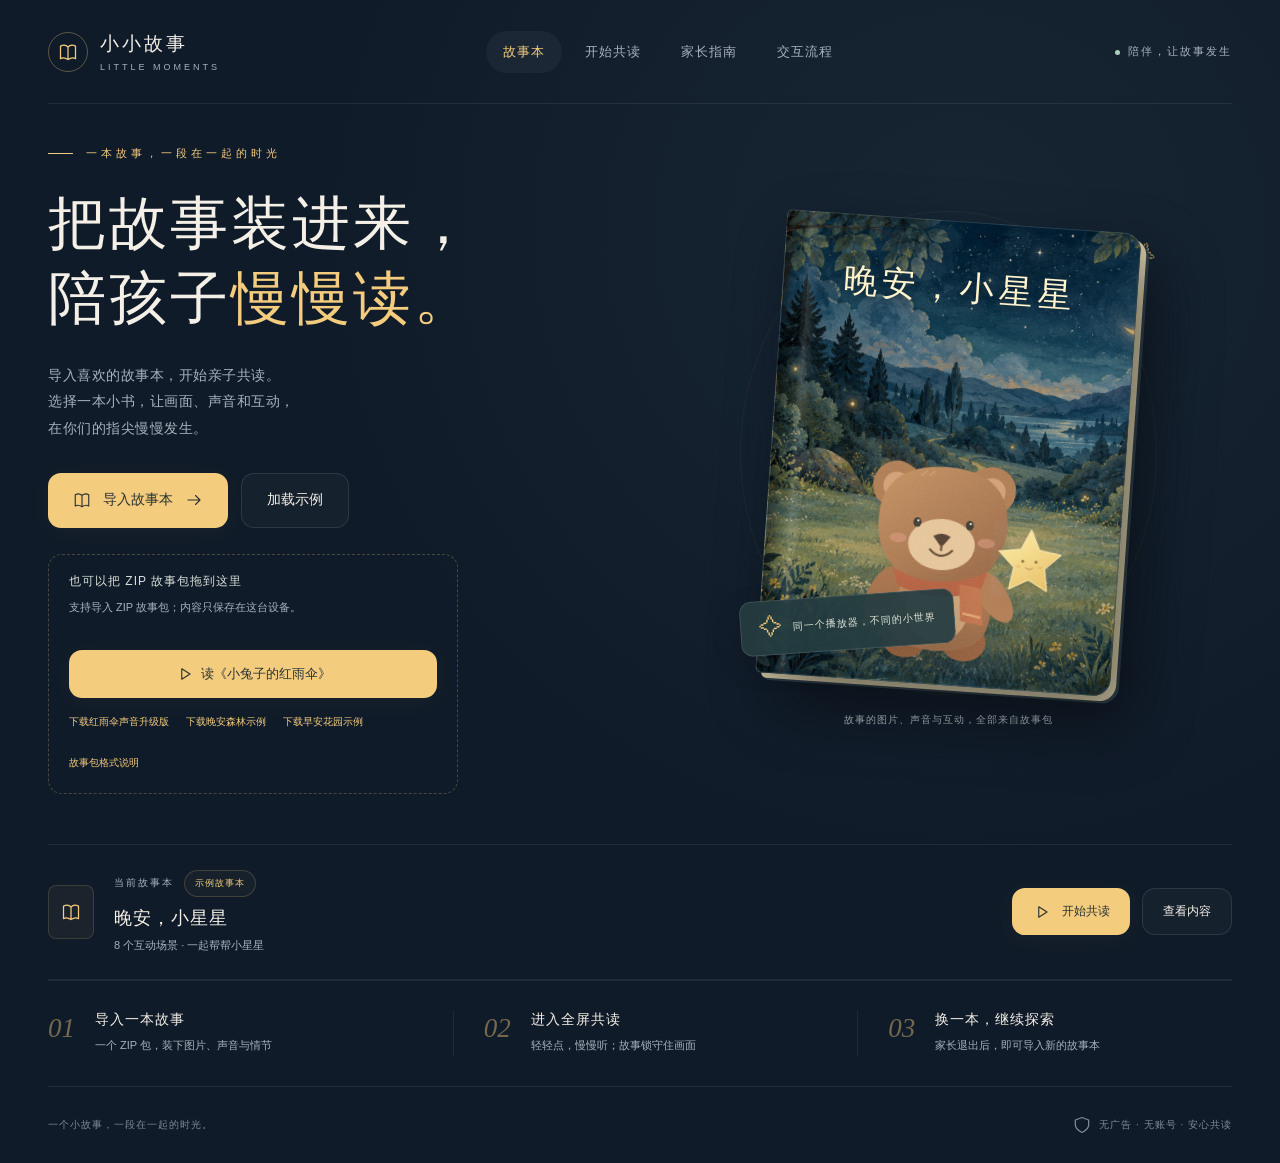
<file: index.html>
<!DOCTYPE html>
<html lang="zh-CN"><head><meta charset="UTF-8"><meta name="viewport" content="width=device-width, initial-scale=1"><meta name="theme-color" content="#101b29"><meta name="description" content="小小故事：亲子互动绘本前端交互原型"><title>故事本播放器 · 小小故事</title><link rel="icon" type="image/svg+xml" href="assets/favicon.svg"><link rel="stylesheet" href="assets/style.css"><link rel="stylesheet" href="assets/story-lock.css"><link rel="stylesheet" href="assets/book-import.css?v=20261022-rabbit"><script src="assets/vendor/fflate-0.8.3.js" defer></script><script src="assets/story-codec.js" defer></script><script src="assets/story-package.js" defer></script><script src="assets/book-ui.js?v=20261022-rabbit" defer></script><script src="assets/story-lock.js" defer></script><link rel="stylesheet" href="assets/story-scene-v2.css"><script src="assets/story-scene-v2.js" defer></script><script src="assets/app.js" defer></script></head><body><div class="shell"><header class="site-header"><a class="brand" href="index.html" aria-label="小小故事，回到封面"><span class="brand-mark" data-icon="book"></span><span class="brand-name">小小故事<small>LITTLE MOMENTS</small></span></a><nav class="site-nav" data-prototype-nav aria-label="功能导航"><a href="index.html" data-preserve="index.html" aria-current="page">故事本</a><a href="read.html" data-preserve="read.html">开始共读</a><a href="parents.html" data-preserve="parents.html">家长指南</a><a href="flows.html" data-preserve="flows.html">交互流程</a></nav><span class="edition"><i class="dot"></i>陪伴，让故事发生</span></header><main>
<section class="hero import-hero"><div class="hero-copy"><div class="eyebrow">一本故事，一段在一起的时光</div><h1 class="serif">把故事装进来，<br>陪孩子<em>慢慢读。</em></h1><p class="hero-description">导入喜欢的故事本，开始亲子共读。<br>选择一本小书，让画面、声音和互动，<br>在你们的指尖慢慢发生。</p><div class="hero-actions"><button class="btn btn-primary" data-import-book><i data-icon="book"></i>导入故事本<i data-icon="arrow"></i></button><button class="btn btn-secondary" id="load-demo">加载示例</button></div><section class="import-zone" id="import-zone" aria-label="导入故事本" aria-busy="false"><h2>也可以把 ZIP 故事包拖到这里</h2><p id="import-status" role="status" aria-live="polite">正在打开当前故事本……</p><div class="builtin-books"><button class="btn btn-primary" id="load-rabbit"><i data-icon="play"></i>读《小兔子的红雨伞》</button></div><div class="package-links"><a href="storybooks/samples/rabbit-red-umbrella-audio-v3.zip" download="小兔子的红雨伞-声音升级版.zip">下载红雨伞声音升级版</a><a href="storybooks/samples/moon-star.zip" download="晚安小星星.zip">下载晚安森林示例</a><a href="storybooks/samples/garden-morning.zip" download="小花的早安.zip">下载早安花园示例</a><a href="STORYBOOK-FORMAT.md">故事包格式说明</a></div></section><input id="book-file" type="file" accept=".zip,application/zip" aria-label="选择 ZIP 故事本"></div>
<div class="book-preview-wrap"><div class="book-area"><div class="orbit"></div><span class="floating-star" aria-hidden="true">✧</span><a class="book" data-book-read href="read.html" data-preserve="read.html" aria-label="打开当前故事本"><div class="book-background" data-book-background></div><div class="book-title serif" data-book-field="title">导入你的<br>小小故事</div><div class="book-cover-layers" data-book-cover-layers></div></a><div class="book-note"><span class="mini-star">✧</span><span>同一个播放器，不同的小世界</span></div></div><p class="book-caption">故事的图片、声音与互动，全部来自故事包</p></div></section>
<section class="current-book-bar" id="book-ready" hidden><div class="current-book-meta"><span class="meta-symbol" data-icon="book"></span><div><div class="book-status-heading"><small>当前故事本</small><span class="status-pill" data-book-source>尚未导入</span></div><h2 data-book-field="title"></h2><p><span data-book-pages>—</span> 个互动场景 · <span data-book-field="goal"></span></p></div></div><div class="current-book-actions"><a class="btn btn-primary" data-book-read id="start-story" href="read.html"><i data-icon="play"></i>开始共读</a><a class="btn btn-secondary" href="parents.html" data-preserve="parents.html">查看内容</a></div></section>
<section class="how-strip" aria-label="三个小步骤"><div class="how-step"><span class="step-number">01</span><div><h3>导入一本故事</h3><p>一个 ZIP 包，装下图片、声音与情节</p></div></div><div class="how-step"><span class="step-number">02</span><div><h3>进入全屏共读</h3><p>轻轻点，慢慢听；故事锁守住画面</p></div></div><div class="how-step"><span class="step-number">03</span><div><h3>换一本，继续探索</h3><p>家长退出后，即可导入新的故事本</p></div></div></section></main><footer class="site-footer"><span>一个小故事，一段在一起的时光。</span><span><i data-icon="shield"></i>无广告 · 无账号 · 安心共读</span></footer></div><div class="toast" id="toast" role="status" hidden></div></body></html>
</file>
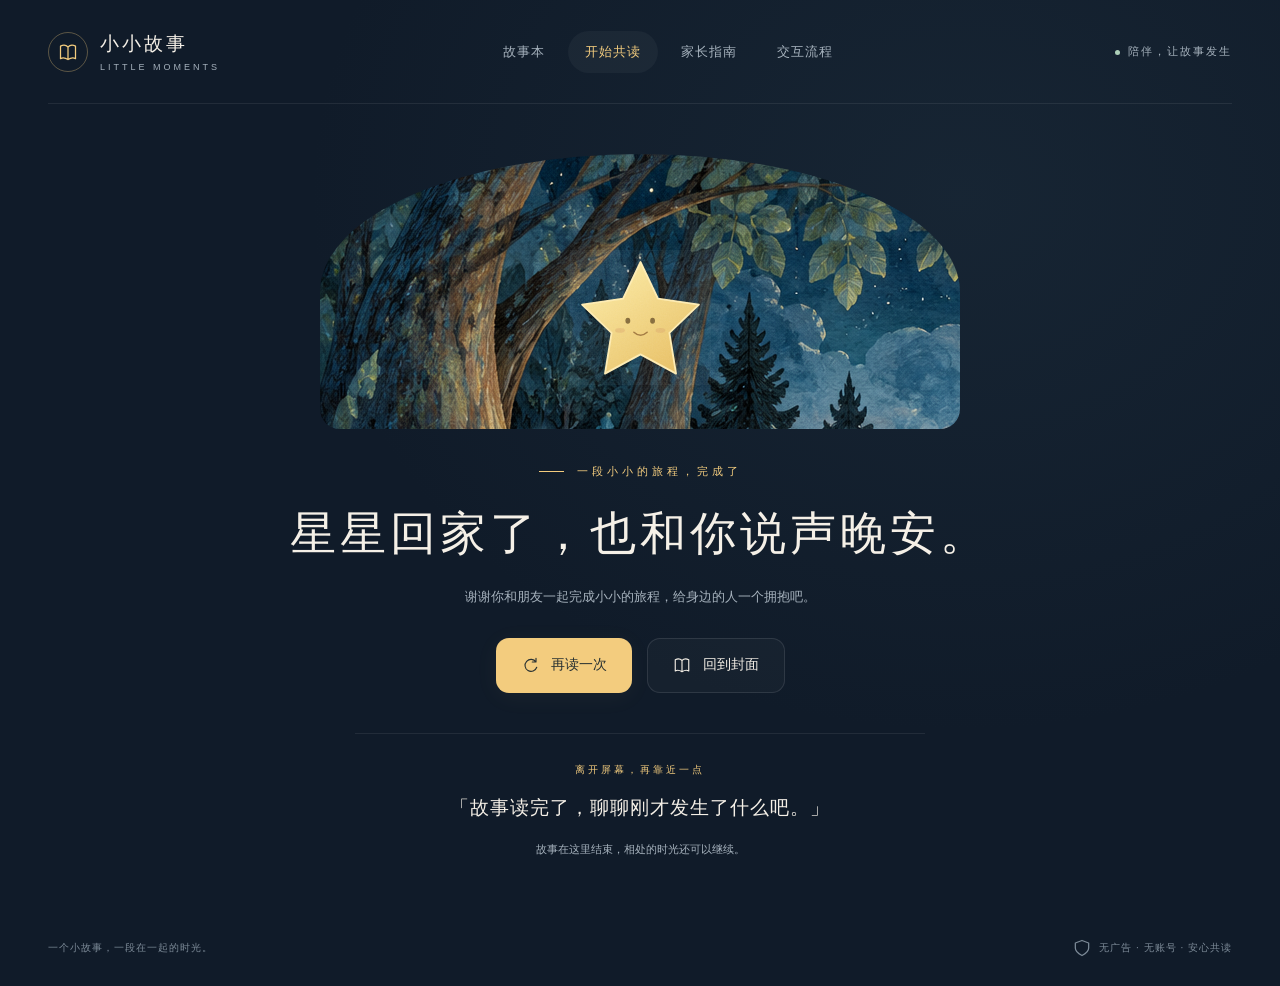
<file: end.html>
<!DOCTYPE html>
<html lang="zh-CN"><head><meta charset="UTF-8"><meta name="viewport" content="width=device-width, initial-scale=1"><meta name="theme-color" content="#101b29"><meta name="description" content="小小故事：亲子互动绘本前端交互原型"><title>故事读完了 · 小小故事</title><link rel="icon" type="image/svg+xml" href="assets/favicon.svg"><link rel="stylesheet" href="assets/style.css"><link rel="stylesheet" href="assets/story-lock.css"><link rel="stylesheet" href="assets/book-import.css?v=20261022-rabbit"><script src="assets/vendor/fflate-0.8.3.js" defer></script><script src="assets/story-codec.js" defer></script><script src="assets/story-package.js" defer></script><script src="assets/book-ui.js?v=20261022-rabbit" defer></script><script src="assets/story-lock.js" defer></script><link rel="stylesheet" href="assets/story-scene-v2.css"><script src="assets/story-scene-v2.js" defer></script><script src="assets/app.js" defer></script></head><body><div class="shell"><header class="site-header"><a class="brand" href="index.html" aria-label="小小故事，回到封面"><span class="brand-mark" data-icon="book"></span><span class="brand-name">小小故事<small>LITTLE MOMENTS</small></span></a><nav class="site-nav" data-prototype-nav aria-label="功能导航"><a href="index.html" data-preserve="index.html">故事本</a><a href="read.html" data-preserve="read.html" aria-current="page">开始共读</a><a href="parents.html" data-preserve="parents.html">家长指南</a><a href="flows.html" data-preserve="flows.html">交互流程</a></nav><span class="edition"><i class="dot"></i>陪伴，让故事发生</span></header><main class="end-main"><div class="end-art" data-book-background aria-hidden="true"><div class="end-illustration" data-book-image="ending"></div></div><div class="eyebrow" style="justify-content:center">一段小小的旅程，完成了</div><h1 class="serif" style="margin-top:20px" data-book-ending="title"></h1><p data-book-ending="text"></p><div class="end-actions"><a class="btn btn-primary" href="read.html?p=0" data-preserve="read.html" data-page="0"><i data-icon="repeat"></i>再读一次</a><a class="btn btn-secondary" href="index.html" data-preserve="index.html"><i data-icon="book"></i>回到封面</a></div><div class="together-note"><small>离开屏幕，再靠近一点</small><p>「故事读完了，聊聊刚才发生了什么吧。」</p><p class="muted">故事在这里结束，相处的时光还可以继续。</p></div></main><footer class="site-footer"><span>一个小故事，一段在一起的时光。</span><span><i data-icon="shield"></i>无广告 · 无账号 · 安心共读</span></footer></div><div class="toast" id="toast" role="status" hidden></div></body></html>
</file>
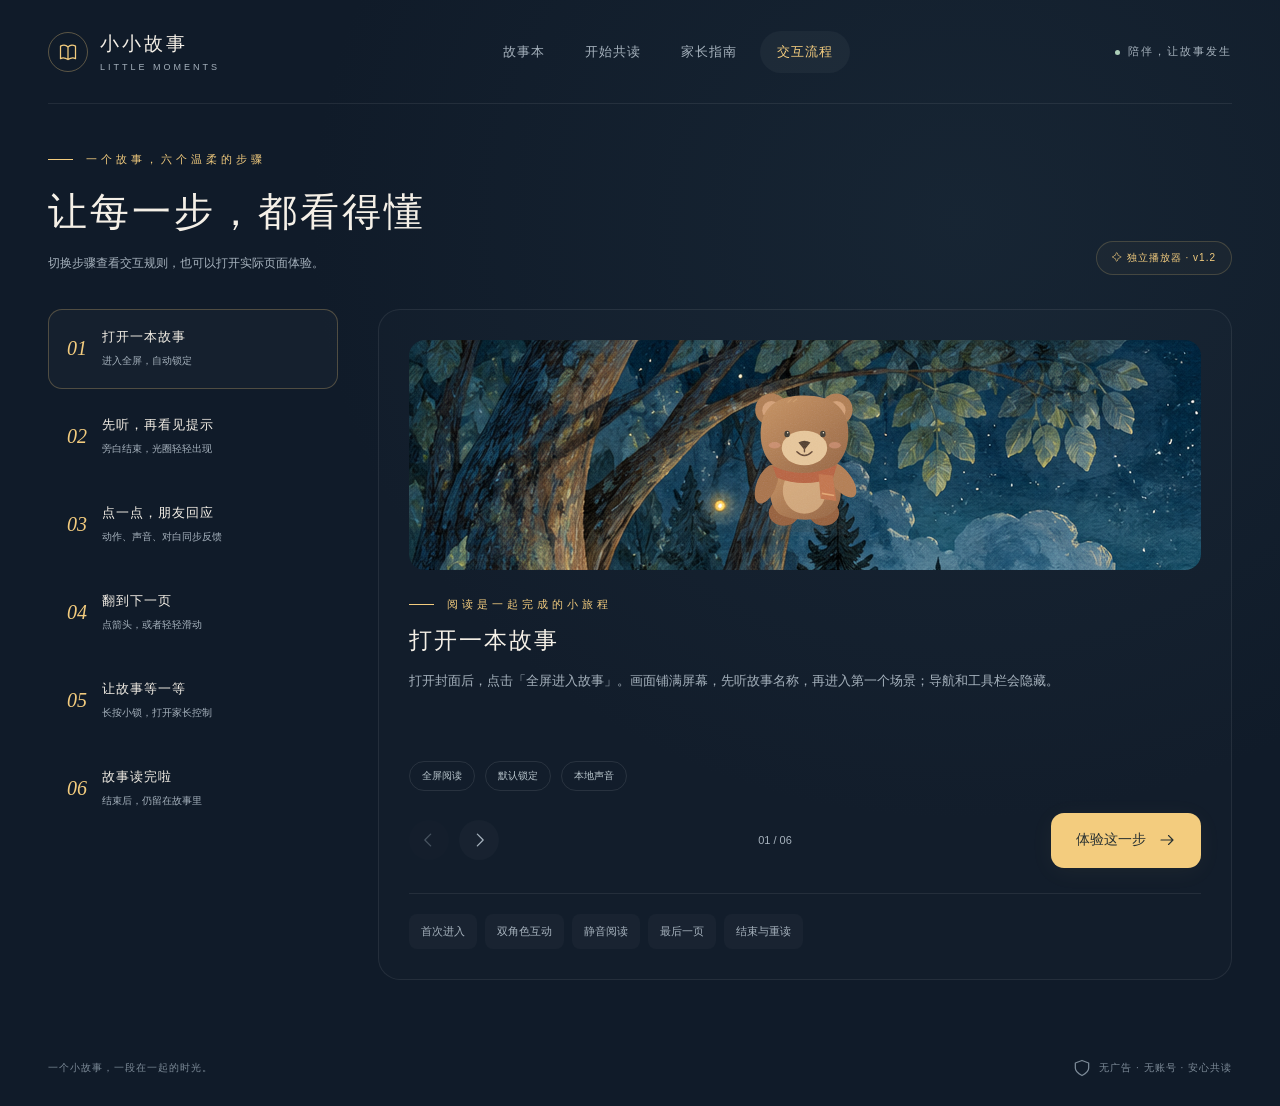
<file: flows.html>
<!DOCTYPE html>
<html lang="zh-CN"><head><meta charset="UTF-8"><meta name="viewport" content="width=device-width, initial-scale=1"><meta name="theme-color" content="#101b29"><meta name="description" content="小小故事：亲子互动绘本前端交互原型"><title>交互流程 · 小小故事</title><link rel="icon" type="image/svg+xml" href="assets/favicon.svg"><link rel="stylesheet" href="assets/style.css"><link rel="stylesheet" href="assets/story-lock.css"><link rel="stylesheet" href="assets/book-import.css?v=20261022-rabbit"><script src="assets/vendor/fflate-0.8.3.js" defer></script><script src="assets/story-codec.js" defer></script><script src="assets/story-package.js" defer></script><script src="assets/book-ui.js?v=20261022-rabbit" defer></script><script src="assets/story-lock.js" defer></script><link rel="stylesheet" href="assets/story-scene-v2.css"><script src="assets/story-scene-v2.js" defer></script><script src="assets/app.js" defer></script></head><body><div class="shell"><header class="site-header"><a class="brand" href="index.html" aria-label="小小故事，回到封面"><span class="brand-mark" data-icon="book"></span><span class="brand-name">小小故事<small>LITTLE MOMENTS</small></span></a><nav class="site-nav" data-prototype-nav aria-label="功能导航"><a href="index.html" data-preserve="index.html">故事本</a><a href="read.html" data-preserve="read.html">开始共读</a><a href="parents.html" data-preserve="parents.html">家长指南</a><a href="flows.html" data-preserve="flows.html" aria-current="page">交互流程</a></nav><span class="edition"><i class="dot"></i>陪伴，让故事发生</span></header><main><div class="content-head"><div><div class="eyebrow">一个故事，六个温柔的步骤</div><h1 class="serif">让每一步，都看得懂</h1><p>切换步骤查看交互规则，也可以打开实际页面体验。</p></div><span class="status-pill">✧ 独立播放器 · v1.2</span></div><div class="flow-layout"><div class="flow-nav" id="flow-nav" aria-label="共读流程步骤"></div><section class="flow-detail"><div class="flow-preview" id="flow-preview" data-book-background></div><div class="eyebrow">阅读是一起完成的小旅程</div><h2 class="serif" id="flow-title"></h2><p id="flow-description"></p><div class="flow-meta" id="flow-meta"></div><div class="flow-bottom"><div class="control-group"><button class="icon-btn" id="flow-prev" aria-label="上一步"><i data-icon="left"></i></button><button class="icon-btn" id="flow-next" aria-label="下一步"><i data-icon="right"></i></button></div><span class="flow-counter" id="flow-counter"></span><a class="btn btn-primary" id="flow-open" href="index.html">体验这一步<i data-icon="arrow"></i></a></div><div class="flow-scenarios" aria-label="关键状态直达"><button class="scenario-btn" data-scenario="read.html?p=0">首次进入</button><button class="scenario-btn" data-scenario="read.html?p=2">双角色互动</button><button class="scenario-btn" data-scenario="read.html?p=6&voice=off">静音阅读</button><button class="scenario-btn" data-scenario="read.html?p=7">最后一页</button><a class="scenario-btn" href="end.html">结束与重读</a></div></section></div></main><footer class="site-footer"><span>一个小故事，一段在一起的时光。</span><span><i data-icon="shield"></i>无广告 · 无账号 · 安心共读</span></footer></div><div class="toast" id="toast" role="status" hidden></div></body></html>
</file>
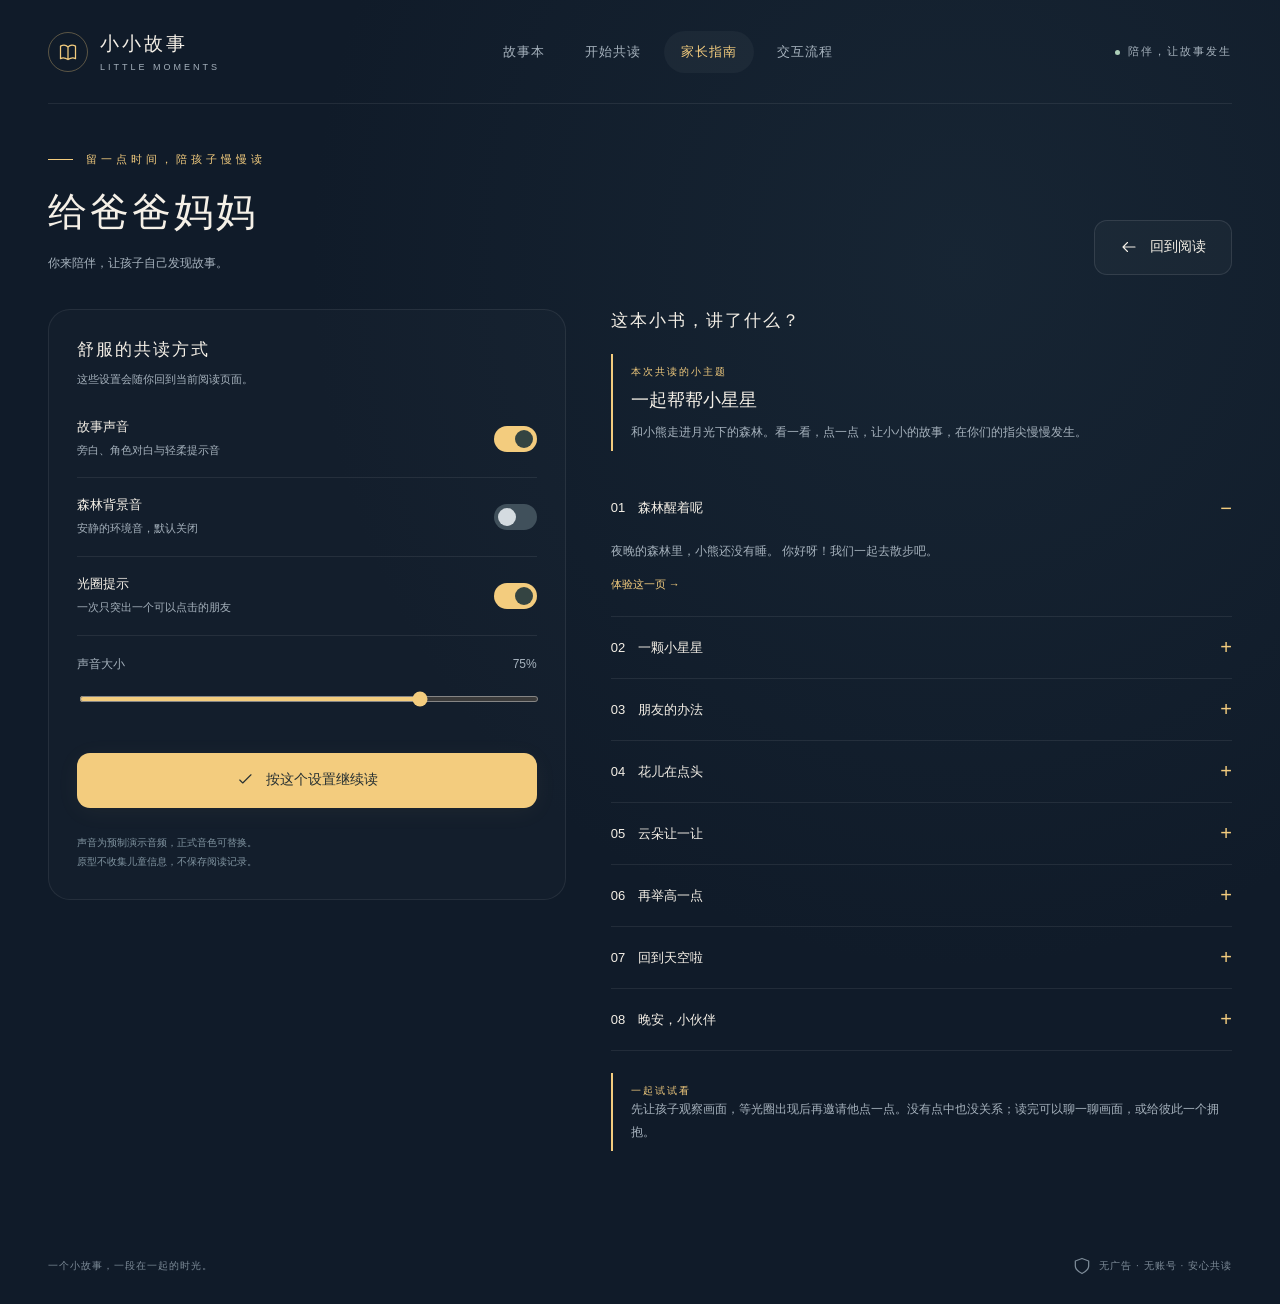
<file: parents.html>
<!DOCTYPE html>
<html lang="zh-CN"><head><meta charset="UTF-8"><meta name="viewport" content="width=device-width, initial-scale=1"><meta name="theme-color" content="#101b29"><meta name="description" content="小小故事：亲子互动绘本前端交互原型"><title>给爸爸妈妈 · 小小故事</title><link rel="icon" type="image/svg+xml" href="assets/favicon.svg"><link rel="stylesheet" href="assets/style.css"><link rel="stylesheet" href="assets/story-lock.css"><link rel="stylesheet" href="assets/book-import.css?v=20261022-rabbit"><script src="assets/vendor/fflate-0.8.3.js" defer></script><script src="assets/story-codec.js" defer></script><script src="assets/story-package.js" defer></script><script src="assets/book-ui.js?v=20261022-rabbit" defer></script><script src="assets/story-lock.js" defer></script><link rel="stylesheet" href="assets/story-scene-v2.css"><script src="assets/story-scene-v2.js" defer></script><script src="assets/app.js" defer></script></head><body><div class="shell"><header class="site-header"><a class="brand" href="index.html" aria-label="小小故事，回到封面"><span class="brand-mark" data-icon="book"></span><span class="brand-name">小小故事<small>LITTLE MOMENTS</small></span></a><nav class="site-nav" data-prototype-nav aria-label="功能导航"><a href="index.html" data-preserve="index.html">故事本</a><a href="read.html" data-preserve="read.html">开始共读</a><a href="parents.html" data-preserve="parents.html" aria-current="page">家长指南</a><a href="flows.html" data-preserve="flows.html">交互流程</a></nav><span class="edition"><i class="dot"></i>陪伴，让故事发生</span></header><main><div class="content-head"><div><div class="eyebrow">留一点时间，陪孩子慢慢读</div><h1 class="serif">给爸爸妈妈</h1><p>你来陪伴，让孩子自己发现故事。</p></div><a class="btn btn-secondary" data-preserve="read.html" href="read.html"><i data-icon="back"></i>回到阅读</a></div><div class="parent-layout"><section class="settings-panel"><h2>舒服的共读方式</h2><p class="panel-intro">这些设置会随你回到当前阅读页面。</p><div class="setting"><div><h3>故事声音</h3><p>旁白、角色对白与轻柔提示音</p></div><label class="switch"><input type="checkbox" data-setting="voice" aria-label="故事声音" checked><span></span></label></div><div class="setting"><div><h3>森林背景音</h3><p>安静的环境音，默认关闭</p></div><label class="switch"><input type="checkbox" data-setting="bgm" aria-label="森林背景音"><span></span></label></div><div class="setting"><div><h3>光圈提示</h3><p>一次只突出一个可以点击的朋友</p></div><label class="switch"><input type="checkbox" data-setting="hints" aria-label="光圈提示" checked><span></span></label></div><div class="volume-row"><label for="volume">声音大小<span data-volume-label>75%</span></label><input id="volume" data-setting="volume" type="range" min="0" max="100" value="75" aria-label="声音大小"></div><a class="btn btn-primary" id="apply-settings" href="read.html"><i data-icon="check"></i>按这个设置继续读</a><p class="privacy-note">声音为预制演示音频，正式音色可替换。<br>原型不收集儿童信息，不保存阅读记录。</p></section><section class="story-outline"><h2>这本小书，讲了什么？</h2><div class="goal-card"><small>本次共读的小主题</small><h3 class="serif" data-book-field="goal"></h3><p data-book-field="description"></p></div><div id="chapter-list"></div><div class="goal-card"><small>一起试试看</small><p>先让孩子观察画面，等光圈出现后再邀请他点一点。没有点中也没关系；读完可以聊一聊画面，或给彼此一个拥抱。</p></div></section></div></main><footer class="site-footer"><span>一个小故事，一段在一起的时光。</span><span><i data-icon="shield"></i>无广告 · 无账号 · 安心共读</span></footer></div><div class="toast" id="toast" role="status" hidden></div></body></html>
</file>
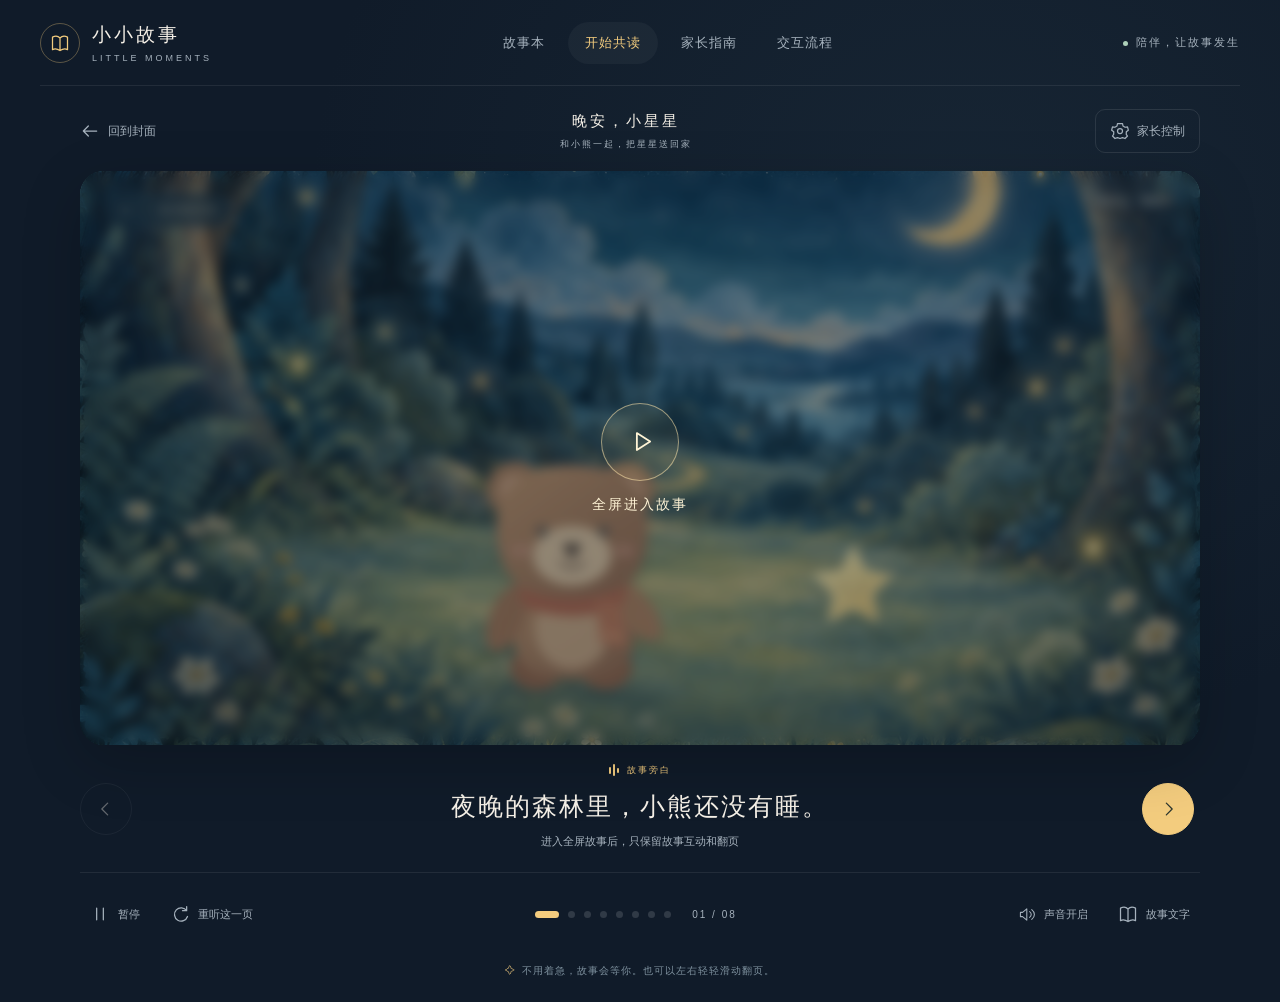
<file: read.html>
<!DOCTYPE html>
<html lang="zh-CN"><head><meta charset="UTF-8"><meta name="viewport" content="width=device-width, initial-scale=1"><meta name="theme-color" content="#101b29"><meta name="description" content="小小故事：亲子互动绘本前端交互原型"><title>正在共读 · 小小故事</title><link rel="icon" type="image/svg+xml" href="assets/favicon.svg"><link rel="stylesheet" href="assets/style.css"><link rel="stylesheet" href="assets/story-lock.css"><link rel="stylesheet" href="assets/book-import.css?v=20261022-rabbit"><script src="assets/vendor/fflate-0.8.3.js" defer></script><script src="assets/story-codec.js" defer></script><script src="assets/story-package.js" defer></script><script src="assets/book-ui.js?v=20261022-rabbit" defer></script><script src="assets/story-lock.js" defer></script><link rel="stylesheet" href="assets/story-scene-v2.css"><script src="assets/story-scene-v2.js" defer></script><script src="assets/app.js" defer></script></head><body><div class="reader-shell"><header class="site-header"><a class="brand" href="index.html" aria-label="小小故事，回到封面"><span class="brand-mark" data-icon="book"></span><span class="brand-name">小小故事<small>LITTLE MOMENTS</small></span></a><nav class="site-nav" data-prototype-nav aria-label="功能导航"><a href="index.html" data-preserve="index.html">故事本</a><a href="read.html" data-preserve="read.html" aria-current="page">开始共读</a><a href="parents.html" data-preserve="parents.html">家长指南</a><a href="flows.html" data-preserve="flows.html">交互流程</a></nav><span class="edition"><i class="dot"></i>陪伴，让故事发生</span></header><main class="reader-main" id="story-player"><div class="reader-topline"><a class="back-label" href="index.html" data-preserve="index.html"><i data-icon="back"></i>回到封面</a><h1 class="reader-title"><span data-book-field="title">正在打开故事</span><small data-book-field="subtitle"></small></h1><button class="parent-link" id="parent-button"><i data-icon="settings"></i>家长控制</button></div><div class="sound-notice" id="sound-notice" role="status" hidden>当前声音暂未播放，字幕仍可继续阅读。点「重听」可再次尝试。</div><section id="stage" class="stage" aria-label="互动绘本画面"></section><div class="caption-area" aria-live="polite" aria-atomic="true"><button class="page-arrow" id="prev-page" aria-label="上一页"><i data-icon="left"></i></button><div><div class="caption-type"><span class="wave" aria-hidden="true"><i></i><i></i><i></i></span><span id="caption-label">故事旁白</span></div><p class="caption-text" id="caption-text"></p><p class="interaction-instruction" id="instruction"></p></div><button class="page-arrow next" id="next-page" aria-label="下一页"><i data-icon="right"></i></button></div><div class="reader-controls"><div class="control-group"><button class="control-btn" id="pause-btn" aria-pressed="false"><i data-icon="pause"></i><span>暂停</span></button><button class="control-btn" id="replay-btn"><i data-icon="repeat"></i><span>重听这一页</span></button></div><div class="page-dots"><div id="dots" class="page-dots" aria-label="故事页码"></div><span class="page-count" id="page-count">01 / —</span></div><div class="control-group"><button class="control-btn" id="mute-btn" aria-pressed="false"><i data-icon="sound"></i><span>声音开启</span></button><a class="control-btn" href="parents.html" data-preserve="parents.html"><i data-icon="book"></i><span>故事文字</span></a></div></div><p class="reading-tip"><span>✧</span>不用着急，故事会等你。也可以左右轻轻滑动翻页。</p><dialog id="parent-dialog" aria-labelledby="parent-dialog-title"><div class="dialog-heading"><h2 id="parent-dialog-title">让故事等一等</h2><button class="icon-btn" data-close-dialog aria-label="关闭家长控制"><i data-icon="close"></i></button></div><p class="dialog-caption">当前阅读已暂停，准备好了就继续。</p><div class="setting"><div><h3>故事声音</h3><p>旁白、角色对白与轻柔提示音</p></div><label class="switch"><input type="checkbox" data-setting="voice" aria-label="故事声音" checked><span></span></label></div><div class="setting"><div><h3>森林背景音</h3><p>安静的环境音，默认关闭</p></div><label class="switch"><input type="checkbox" data-setting="bgm" aria-label="森林背景音"><span></span></label></div><div class="setting"><div><h3>光圈提示</h3><p>一次只突出一个可以点击的朋友</p></div><label class="switch"><input type="checkbox" data-setting="hints" aria-label="光圈提示" checked><span></span></label></div><div class="volume-row"><label for="volume">声音大小<span data-volume-label>75%</span></label><input id="volume" data-setting="volume" type="range" min="0" max="100" value="75" aria-label="声音大小"></div><div class="dialog-actions"><button class="btn btn-primary" data-close-dialog><i data-icon="play"></i>继续共读并锁定</button><button class="btn btn-secondary" id="parent-replay"><i data-icon="repeat"></i>重听这一页</button><details><summary>查看这一页的故事文字</summary><p id="parent-page-text"></p></details><button class="btn btn-secondary exit-story" id="exit-story">退出故事，回到封面</button><button class="text-link" id="restart-story">从第一页重新开始</button></div></dialog><button id="story-lock" class="story-lock-control" hidden aria-label="故事已锁定，长按两秒打开家长控制" aria-describedby="story-lock-tip"><span class="lock-hold-ring"><i data-icon="lock"></i></span><small>长按解锁</small></button><div id="story-lock-tip" class="story-lock-tip" role="status" hidden>长按小锁 2 秒，打开家长控制</div><section id="fullscreen-gate" class="story-fullscreen-gate" aria-labelledby="fullscreen-gate-title" hidden><span class="gate-symbol" data-icon="lock"></span><h2 class="serif" id="fullscreen-gate-title">故事在这里等你</h2><p id="fullscreen-gate-copy">阅读已暂停，点击下面的按钮回到全屏故事。</p><button class="btn btn-primary" id="fullscreen-retry">回到全屏故事</button><button class="text-link" id="window-continue" hidden>使用已锁定的窗口继续</button></section><section id="story-ending" class="story-ending" aria-labelledby="story-ending-title" hidden><div class="ending-star" data-book-image="ending"></div><h2 class="serif" id="story-ending-title" data-book-ending="title"></h2><p data-book-ending="text"></p><button class="btn btn-primary" id="ending-restart"><i data-icon="repeat"></i>再读一次</button><small>仍在故事锁定中 · 长按右上角小锁退出</small></section></main></div><div class="toast" id="toast" role="status" hidden></div></body></html>
</file>
<file: assets/style.css>
@charset "UTF-8";
:root{--bg:#101b29;--panel:#192635;--panel-hi:#223342;--ink:#f5f0e7;--muted:#a6b2bd;--gold:#f3cc7e;--gold-deep:#d5ad60;--line:#ffffff13;--green:#add0b9;--radius:24px;color-scheme:dark;font-family:"Microsoft YaHei UI","PingFang SC",sans-serif;font-synthesis:none}
*{box-sizing:border-box}body{margin:0;background:var(--bg);color:var(--ink);min-width:320px;background-image:radial-gradient(ellipse at 75% 20%,#2a415143,transparent 48%)}button,a,input{font:inherit}a{color:inherit;text-decoration:none}button{color:inherit;cursor:pointer;border:0;background:none}button:disabled{opacity:.36;cursor:default}button,a,input{-webkit-tap-highlight-color:transparent}button:focus-visible,a:focus-visible,input:focus-visible,summary:focus-visible{outline:3px solid var(--gold);outline-offset:5px}button:disabled:focus-visible{outline:none}svg{display:block}button svg,.icon svg{width:21px;height:21px;flex:none}button{touch-action:manipulation}::selection{background:#f3cc7e55}h1,h2,h3,p{margin:0}h1,h2,h3{font-weight:500}p{line-height:1.9}.shell{max-width:1280px;margin:auto;padding:0 48px}.site-header{height:104px;display:flex;align-items:center;justify-content:space-between;gap:25px;border-bottom:1px solid var(--line)}.brand{display:flex;align-items:center;gap:12px;flex:none}.brand-mark{width:40px;height:40px;border:1px solid #f3cc7e55;border-radius:50%;display:grid;place-items:center;color:var(--gold)}.brand-name{font-size:19px;letter-spacing:3px}.brand-name small{display:block;color:var(--muted);font-size:9px;letter-spacing:3px;margin-top:5px}.site-nav{display:flex;gap:6px}.site-nav a{font-size:13px;letter-spacing:1px;padding:12px 17px;color:var(--muted);border-radius:24px;white-space:nowrap}.site-nav a:hover{color:var(--ink)}.site-nav a[aria-current=page]{background:#ffffff0a;color:var(--gold)}.edition{color:var(--muted);font-size:11px;letter-spacing:2px;white-space:nowrap}.dot{display:inline-block;background:var(--green);height:5px;width:5px;border-radius:50%;margin-right:8px}.eyebrow{color:var(--gold);font-size:11px;letter-spacing:4px;display:flex;align-items:center;gap:13px}.eyebrow:before{content:"";width:25px;height:1px;background:var(--gold)}.serif{font-family:"STKaiti","KaiTi","Noto Serif SC","SimSun",serif}.muted{color:var(--muted)}.btn{display:inline-flex;align-items:center;justify-content:center;gap:12px;padding:16px 25px;min-height:55px;border-radius:13px;font-size:14px;transition:transform .2s,background .2s}.btn:hover{transform:translateY(-2px)}.btn-primary{color:#283132;background:var(--gold);box-shadow:0 4px 24px #f3cc7e0d}.btn-primary:hover{background:#ffdda0}.btn-secondary{background:#ffffff07;border:1px solid #ffffff1b;color:var(--ink)}.text-link{display:inline-flex;gap:8px;align-items:center;color:var(--muted);font-size:13px;padding:15px 0}.text-link:hover{color:var(--gold)}.text-link svg{width:16px;height:16px}.hero{display:grid;grid-template-columns:1fr 1fr;align-items:center;gap:50px;padding:65px 0 64px;min-height:650px}.hero-copy{padding-bottom:10px}.hero h1{font-size:65px;line-height:1.3;letter-spacing:3px;margin:25px 0}.hero h1 em{font-style:normal;color:var(--gold)}.hero-description{color:var(--muted);font-size:14px;letter-spacing:1px;max-width:340px}.hero-actions{display:flex;gap:25px;align-items:center;margin-top:31px}.hero-facts{display:flex;gap:20px;font-size:11px;color:var(--muted);margin-top:24px;align-items:center}.hero-facts span{display:flex;gap:7px;align-items:center}.hero-facts svg{width:15px;height:15px}.book-area{position:relative;display:flex;justify-content:center;perspective:1200px;padding:0 35px}.book{width:355px;height:464px;border-radius:5px 17px 17px 5px;background:#233e48;box-shadow:20px 28px 65px #0007,6px 5px 0 #d7ccaa,9px 7px 0 #32424b;position:relative;overflow:hidden;transform:rotate(4deg);isolation:isolate;transition:transform .4s;display:block}.book:hover{transform:rotate(1deg) translateY(-5px)}.book:before{content:"";position:absolute;inset:0;z-index:3;pointer-events:none;background:linear-gradient(90deg,#0006,transparent 5%,#fff2 7%,transparent 10%);border:1px solid #ffffff22;border-radius:inherit}.book-background{position:absolute;inset:0;background:linear-gradient(145deg,#284a52,#142b3c) center/cover;filter:brightness(.79)}.book-title{position:relative;text-align:center;padding-top:48px;z-index:2;text-shadow:0 2px 8px #123;letter-spacing:5px;color:#fff4cd;font-size:40px;line-height:1.5}.book-title small{display:block;font-family:inherit;font-size:10px;letter-spacing:4px;margin-top:12px;color:#f8e6be}.book-bear{position:absolute;left:21%;bottom:25px;width:55%;height:240px;z-index:2}.book-star{position:absolute;left:60%;bottom:120px;width:73px;z-index:3;filter:drop-shadow(0 0 18px #ffe9a0aa)}.book-note{position:absolute;left:4px;bottom:35px;z-index:4;background:#253c41ee;border:1px solid #ffffff20;padding:13px 18px;border-radius:12px;box-shadow:0 10px 30px #0002;transform:rotate(-4deg);font-size:11px;letter-spacing:1px;color:#e1e5d8;display:flex;gap:10px;align-items:center}.book-note .mini-star{color:var(--gold);font-size:23px}.floating-star{position:absolute;color:var(--gold);opacity:.6;font-size:25px;right:5px;top:20px;transform:rotate(18deg)}.orbit{position:absolute;inset:-25px 0;border:1px solid #f3cc7e0d;border-radius:50%;transform:rotate(-23deg);pointer-events:none}.how-strip{display:grid;grid-template-columns:1fr 1fr 1fr;border-top:1px solid var(--line);border-bottom:1px solid var(--line);padding:30px 0;gap:30px}.how-step{display:flex;gap:20px;align-items:flex-start}.how-step+.how-step{border-left:1px solid var(--line);padding-left:30px}.step-number{font-family:Georgia,serif;font-size:27px;font-style:italic;color:#f3cc7e70;line-height:1.3}.how-step h3{font-size:14px;letter-spacing:1px;margin-bottom:7px}.how-step p{font-size:11px;color:var(--muted);line-height:1.8}.site-footer{display:flex;justify-content:space-between;align-items:center;padding:28px 0;font-size:10px;color:#7d8b98;letter-spacing:1px}.site-footer span{display:flex;gap:7px;align-items:center}.site-footer svg{width:13px;height:13px}
/* Shared reading shell */
.reader-shell{max-width:1440px;padding:0 40px;margin:auto}.reader-shell .site-header{height:86px}.reader-topline{display:flex;align-items:center;justify-content:space-between;margin:23px 0 18px;gap:10px}.back-label{font-size:12px;color:var(--muted);display:flex;align-items:center;gap:8px}.back-label svg{width:16px;height:16px}.reader-title{text-align:center;font-size:15px;letter-spacing:3px}.reader-title small{display:block;font-size:9px;color:var(--muted);letter-spacing:2px;margin-top:7px}.parent-link{display:flex;gap:7px;align-items:center;color:var(--muted);font-size:12px;border:1px solid #ffffff19;border-radius:10px;padding:11px 14px}.parent-link svg{width:16px;height:16px}.reader-main{max-width:1120px;margin:auto}.stage{position:relative;isolation:isolate;width:100%;aspect-ratio:1.95;border-radius:24px;overflow:hidden;background:#254653;box-shadow:0 18px 60px #0003;touch-action:pan-y;user-select:none}.forest-layer{position:absolute;inset:0;background:linear-gradient(145deg,#284a52,#142b3c) center 55%/cover;z-index:-2;transition:filter .8s,transform 1s}.stage[data-scene="1"] .forest-layer{transform:scale(1.06) translateX(2%)}.stage[data-scene="3"] .forest-layer{transform:scale(1.12) translateY(-2%)}.stage[data-scene="4"] .forest-layer{filter:brightness(.85) saturate(.8)}.stage[data-scene="6"] .forest-layer{filter:brightness(1.1)}.stage-vignette{position:absolute;inset:0;background:linear-gradient(#0d263b1a,transparent 35%,#142e3233);z-index:-1}.scene-label{position:absolute;top:22px;left:25px;display:flex;align-items:center;gap:10px;font-size:10px;letter-spacing:2px;color:#f9ebc9;z-index:4;background:#1931409c;border:1px solid #ffffff20;border-radius:20px;padding:9px 13px;backdrop-filter:blur(8px)}.scene-label span{opacity:.55}.scene-hint{position:absolute;top:23px;right:26px;font-size:10px;letter-spacing:1px;color:#f4e9ce;display:flex;align-items:center;gap:7px}.scene-hint svg{width:15px;height:15px}.actor{position:absolute;z-index:2;width:17%;height:auto;aspect-ratio:.8;left:var(--x);top:var(--y);transform:translate(-50%,-50%);padding:0;transition:opacity .35s,filter .4s;isolation:isolate;border-radius:40%;min-width:78px;min-height:78px;touch-action:pan-y}.actor svg{width:100%;height:100%;filter:drop-shadow(0 8px 5px #142a2440)}.actor.bear{width:20%;aspect-ratio:.75}.actor.star{width:9%;aspect-ratio:1;min-width:65px;min-height:65px}.actor.rabbit{width:14%;aspect-ratio:.67}.actor.flower{width:11%;aspect-ratio:.8}.actor.cloud{width:26%;aspect-ratio:2;min-width:100px}.actor.moon{width:12%;aspect-ratio:1}.actor:not(.target){cursor:pointer}.actor .halo{position:absolute;inset:-8%;border:2px solid transparent;border-radius:50%;pointer-events:none;z-index:-1}.actor.target .halo{border-color:#ffe7a7cc;box-shadow:0 0 0 9px #f8d99418,0 0 40px #ffe0933b,inset 0 0 35px #ffe09314;animation:breathing 2.9s ease-in-out infinite}.actor.target .halo:after{content:"";position:absolute;inset:-16px;border-radius:50%;border:1px solid #ffe7a744}.actor.target:after{content:"";position:absolute;width:7px;height:7px;background:#fff1c3;border-radius:50%;left:50%;bottom:-13%;box-shadow:0 0 10px #fff1c3}.actor.responding svg{animation:respond .9s ease both}.actor.explore svg{animation:wiggle .7s ease}.actor.lift svg{animation:lift 1.4s ease both}.actor.fly svg{animation:fly 1.8s ease forwards}.actor.drift svg{animation:drift 1.8s ease forwards}.star svg{filter:drop-shadow(0 0 15px #ffe4a866)}.firefly{position:absolute;width:4px;height:4px;border-radius:50%;background:#ffe8a1;box-shadow:0 0 12px #ffe8a1;pointer-events:none;animation:float 5s ease-in-out infinite}.speech-bubble{position:absolute;z-index:5;max-width:260px;background:#fff3d9;color:#4f534b;border-radius:18px 18px 18px 4px;padding:13px 21px;font-size:14px;box-shadow:0 8px 22px #0002;left:50%;top:22%;transform:translateX(-50%);animation:appear .3s ease}.speech-bubble[hidden]{display:none}.pause-cover{position:absolute;inset:0;z-index:8;display:flex;align-items:center;justify-content:center;background:#10223266;backdrop-filter:blur(6px)}.pause-cover[hidden]{display:none}.pause-cover button{display:flex;flex-direction:column;align-items:center;gap:15px;color:#fff4d6;font-size:14px;letter-spacing:2px}.pause-cover .play-circle{display:grid;place-items:center;border:1px solid #ffe6ac88;border-radius:50%;width:78px;height:78px;background:#f3cc7e12}.pause-cover svg{width:29px;height:29px}.turn-animation{animation:page-turn .5s ease}.caption-area{display:grid;grid-template-columns:58px 1fr 58px;gap:22px;align-items:center;text-align:center;min-height:127px;padding:18px 0}.page-arrow{height:52px;width:52px;display:grid;place-items:center;border:1px solid #ffffff24;border-radius:50%;transition:background .2s}.page-arrow:hover{background:#ffffff0a}.page-arrow.next{background:var(--gold);color:#2b352f;border-color:var(--gold)}.caption-type{font-size:9px;letter-spacing:2px;color:var(--gold);display:flex;gap:8px;justify-content:center;align-items:center;margin-bottom:10px}.wave{display:flex;gap:2px;align-items:center;height:12px}.wave i{width:2px;height:7px;background:var(--gold);border-radius:3px}.is-speaking .wave i{animation:wave .65s ease infinite alternate}.wave i:nth-child(2){height:12px;animation-delay:.15s}.wave i:nth-child(3){height:5px;animation-delay:.3s}.caption-text{font-family:"KaiTi","STKaiti","SimSun",serif;font-size:25px;line-height:1.6;letter-spacing:2px;min-height:40px}.interaction-instruction{font-size:11px;color:var(--muted);margin-top:6px;min-height:21px;line-height:1.6}.reader-controls{border-top:1px solid var(--line);display:flex;align-items:center;justify-content:space-between;min-height:83px;gap:20px}.control-group{display:flex;gap:10px}.control-btn{display:flex;align-items:center;justify-content:center;gap:8px;color:var(--muted);font-size:11px;padding:12px 10px;border-radius:9px;min-height:44px}.control-btn:hover{background:#ffffff08;color:var(--ink)}.control-btn svg{width:17px;height:17px}.page-dots{display:flex;gap:9px;align-items:center}.page-dots a{width:7px;height:7px;border-radius:50%;background:#ffffff23;display:block;position:relative}.page-dots a:before{content:"";position:absolute;inset:-10px}.page-dots a.done{background:#f3cc7e77}.page-dots a.active{width:24px;border-radius:5px;background:var(--gold)}.page-count{font-size:10px;color:var(--muted);letter-spacing:2px;margin-left:12px}.reading-tip{text-align:center;font-size:10px;color:#7e919e;letter-spacing:1px;padding:6px 0 22px}.reading-tip span{color:var(--gold);margin-right:6px}.sound-notice{background:#352e25;color:#e8ce97;border:1px solid #e8ce9733;padding:9px 15px;font-size:11px;border-radius:9px;margin-bottom:12px}.sound-notice[hidden]{display:none}
/* Dialog and parent settings */
dialog{border:1px solid #ffffff22;border-radius:24px;background:#1b2b39;color:var(--ink);padding:30px;max-width:440px;width:calc(100% - 32px);box-shadow:0 25px 100px #0007}dialog::backdrop{background:#08121cb8;backdrop-filter:blur(6px)}.dialog-heading{display:flex;justify-content:space-between;align-items:center;margin-bottom:14px}.dialog-heading h2{font-size:20px;letter-spacing:2px}.icon-btn{width:40px;height:40px;border-radius:50%;display:grid;place-items:center;color:var(--muted);background:#ffffff06}.dialog-caption{font-size:12px;color:var(--muted);margin-bottom:18px}.setting{display:flex;justify-content:space-between;align-items:center;gap:20px;padding:18px 0;border-bottom:1px solid var(--line)}.setting h3{font-size:13px;margin-bottom:5px}.setting p{font-size:11px;color:var(--muted);line-height:1.7}.switch{position:relative;flex:none;width:43px;height:26px}.switch input{position:absolute;inset:0;opacity:0;cursor:pointer;margin:0;width:100%;height:100%;z-index:2}.switch span{display:block;width:100%;height:100%;border-radius:20px;background:#40505b;transition:background .2s}.switch span:before{content:"";position:absolute;left:4px;top:4px;width:18px;height:18px;border-radius:50%;background:#d4dbe0;transition:transform .2s}.switch input:checked+span{background:var(--gold)}.switch input:checked+span:before{background:#344442;transform:translateX(17px)}.switch input:focus-visible+span{outline:3px solid #fff;outline-offset:4px}.volume-row{padding:20px 0}.volume-row label{display:flex;justify-content:space-between;align-items:center;font-size:12px;margin-bottom:15px;color:var(--muted)}input[type=range]{width:100%;accent-color:var(--gold);height:6px;cursor:pointer}.dialog-actions{display:flex;flex-direction:column;gap:11px;margin-top:25px}.dialog-actions .btn{width:100%;min-height:48px;padding:12px}.dialog-actions .text-link{justify-content:center;padding:8px}.content-head{padding:48px 0 34px;display:flex;align-items:flex-end;justify-content:space-between;gap:20px}.content-head h1{font-size:39px;letter-spacing:3px;margin-top:18px}.content-head p{font-size:12px;color:var(--muted);margin-top:13px}.parent-layout{display:grid;grid-template-columns:1fr 1.2fr;gap:45px;padding-bottom:50px}.settings-panel{border:1px solid var(--line);background:#ffffff04;border-radius:22px;padding:28px;height:fit-content}.settings-panel h2,.story-outline h2{font-size:17px;letter-spacing:2px;margin-bottom:8px}.panel-intro{font-size:11px;color:var(--muted);margin-bottom:10px}.settings-panel .btn{width:100%;margin-top:27px}.goal-card{border-left:2px solid var(--gold);padding:7px 0 7px 18px;margin:22px 0 27px}.goal-card small{font-size:10px;letter-spacing:2px;color:var(--gold)}.goal-card h3{font-size:18px;margin:9px 0}.goal-card p{font-size:12px;color:var(--muted)}details{border-bottom:1px solid var(--line);padding:14px 0}summary{cursor:pointer;font-size:13px;list-style:none;display:flex;align-items:center;justify-content:space-between;gap:12px;padding:5px 0}summary::-webkit-details-marker{display:none}summary:after{content:"+";color:var(--gold);font-size:20px}details[open] summary:after{content:"−"}.chapter-no{color:#738795;font-size:10px;letter-spacing:1px;margin-right:10px}details p{font-size:12px;color:var(--muted);padding:15px 0 5px}.chapter-link{color:var(--gold);font-size:11px;display:inline-block;padding:10px 0}.privacy-note{margin-top:25px;font-size:10px;color:#8094a0;line-height:1.9}.status-pill{display:inline-flex;align-items:center;gap:8px;border:1px solid #f3cc7e30;border-radius:20px;background:#f3cc7e08;color:var(--gold);font-size:10px;padding:9px 15px;letter-spacing:1px}.flow-layout{display:grid;grid-template-columns:290px 1fr;gap:40px;padding-bottom:50px}.flow-nav{display:flex;flex-direction:column;gap:8px}.flow-choice{padding:18px;text-align:left;border:1px solid transparent;border-radius:14px;display:flex;gap:15px;align-items:center}.flow-choice.active{background:#ffffff06;border-color:#f3cc7e44}.flow-choice>span{color:var(--gold);font-family:Georgia,serif;font-size:20px;font-style:italic}.flow-choice h3{font-size:13px;letter-spacing:1px}.flow-choice p{font-size:10px;color:var(--muted);margin-top:5px}.flow-detail{padding:30px;border:1px solid var(--line);border-radius:22px;background:#ffffff03;min-width:0}.flow-preview{height:230px;border-radius:16px;background:linear-gradient(#0e273944,#0e273977),linear-gradient(145deg,#284a52,#142b3c) center 50%/cover;position:relative;display:flex;align-items:center;justify-content:center;margin-bottom:27px}.flow-preview .demo-actor{width:130px;height:175px;position:relative}.flow-preview .halo{position:absolute;inset:10px -10px;border:2px solid #ffe7a7bb;border-radius:50%;box-shadow:0 0 0 12px #ffe7a711;animation:breathing 2.8s ease infinite}.flow-preview svg{width:100%;height:100%;position:relative}.flow-detail h2{font-size:23px;letter-spacing:2px;margin:13px 0}.flow-detail>p{font-size:13px;color:var(--muted);min-height:70px}.flow-meta{display:flex;gap:10px;flex-wrap:wrap;margin:22px 0}.flow-meta span{font-size:10px;color:#b9c6cd;border:1px solid #ffffff18;border-radius:20px;padding:7px 12px}.flow-bottom{display:flex;justify-content:space-between;align-items:center;gap:15px;margin-top:20px}.flow-counter{font-size:11px;color:var(--muted)}.flow-scenarios{border-top:1px solid var(--line);margin-top:25px;padding-top:20px;display:flex;gap:8px;flex-wrap:wrap}.scenario-btn{font-size:11px;border-radius:8px;padding:10px 12px;background:#ffffff07;color:var(--muted)}.scenario-btn:hover{color:var(--gold)}.end-main{max-width:870px;margin:50px auto;text-align:center}.end-art{height:275px;max-width:640px;margin:0 auto 35px;border-radius:50% 50% 20px 20px;position:relative;background:linear-gradient(transparent,#101b29),linear-gradient(145deg,#284a52,#142b3c) center 35%/cover}.end-art .end-bear{width:145px;height:190px;position:absolute;bottom:0;left:calc(50% - 72px)}.end-art .end-star{position:absolute;width:65px;height:65px;left:60%;top:35px;animation:float 5s infinite}.end-main h1{font-size:46px;line-height:1.5;letter-spacing:4px}.end-main h1 em{color:var(--gold);font-style:normal}.end-main>p{font-size:13px;color:var(--muted);margin-top:17px}.end-actions{display:flex;gap:15px;justify-content:center;margin-top:28px}.together-note{border-top:1px solid var(--line);max-width:570px;margin:40px auto 0;padding-top:25px}.together-note small{font-size:10px;letter-spacing:3px;color:var(--gold)}.together-note p{font-family:"KaiTi","SimSun",serif;font-size:19px;margin-top:13px;letter-spacing:1px}.together-note .muted{font-family:inherit;font-size:11px;letter-spacing:0}.toast{position:fixed;bottom:25px;left:50%;transform:translateX(-50%);background:#31494a;border:1px solid #ffffff22;border-radius:12px;color:#f8e8c7;padding:13px 22px;box-shadow:0 5px 30px #0005;font-size:12px;z-index:30;max-width:90vw;line-height:1.7}.toast[hidden]{display:none}.all-paused *{animation-play-state:paused!important}.hint-off .target .halo,.hint-off .target:after{display:none}
@keyframes breathing{50%{transform:scale(1.045);opacity:.55}}@keyframes wave{to{transform:scaleY(.4)}}@keyframes respond{0%,100%{transform:translateY(0) rotate(0)}30%{transform:translateY(-13px) rotate(-4deg)}65%{transform:translateY(-7px) rotate(4deg)}}@keyframes wiggle{25%{transform:rotate(-5deg)}65%{transform:rotate(5deg)}}@keyframes lift{50%{transform:translateY(-30px) rotate(-3deg)}100%{transform:translateY(-10px)}}@keyframes fly{to{transform:translateY(-210px) scale(.5);filter:drop-shadow(0 0 30px #ffdf84)}}@keyframes drift{to{transform:translateX(90px);opacity:.2}}@keyframes float{50%{transform:translate(8px,-15px);opacity:.6}}@keyframes appear{from{opacity:0;transform:translate(-50%,8px)}to{opacity:1;transform:translate(-50%,0)}}@keyframes page-turn{0%{transform:perspective(1300px) rotateY(0)}45%{transform:perspective(1300px) rotateY(-7deg);opacity:.65}100%{transform:perspective(1300px) rotateY(0)}}
[data-icon]{display:inline-flex;align-items:center;justify-content:center;flex:none}[data-icon] svg{width:20px;height:20px}.btn [data-icon] svg{width:18px;height:18px}.orbit{inset:-10px 4px;transform:none}
@media(min-width:1600px){.hero{min-height:720px}.reader-main{max-width:1200px}}
@media(max-width:1050px){.shell{padding:0 30px}.edition{display:none}.hero{gap:20px;min-height:620px}.hero h1{font-size:52px}.book{width:300px;height:410px}.book-area{padding:0 12px}.book-title{font-size:34px}.book-bear{bottom:15px;height:210px}.book-star{bottom:95px}.hero-actions{gap:18px}.hero-facts{gap:13px}.reader-shell{padding:0 25px}.reader-controls{gap:10px}.control-group{gap:0}.how-step+.how-step{padding-left:20px}.parent-layout{gap:30px}.flow-layout{grid-template-columns:240px 1fr;gap:25px}}
@media(max-width:760px){.shell{padding:0 24px}.site-header{height:auto;min-height:90px;flex-wrap:wrap;gap:16px;justify-content:center;padding:23px 0 13px}.brand{margin-right:auto}.brand-name{font-size:16px}.brand-mark{width:34px;height:34px}.site-nav{width:100%;justify-content:center;gap:3px}.site-nav a{font-size:11px;padding:10px 15px}.hero{grid-template-columns:1fr;gap:38px;padding:36px 0 40px}.hero-copy{text-align:center;display:flex;flex-direction:column;align-items:center}.eyebrow{font-size:10px;letter-spacing:3px}.hero h1{font-size:49px;margin:20px 0}.hero-description{font-size:12px;max-width:300px}.hero-actions{margin-top:23px}.hero-facts{font-size:10px;margin-top:20px}.book{width:280px;height:365px}.book-title{font-size:32px;padding-top:30px}.book-bear{height:190px;bottom:5px}.book-star{width:57px;bottom:85px}.book-area{padding:12px 25px;margin:0 auto;width:100%;max-width:440px}.book-note{left:3px;bottom:25px;padding:11px 14px;font-size:10px}.floating-star{right:15px;top:10px}.orbit{inset:-5px 20px}.how-strip{gap:17px;padding:25px 0}.how-step{display:block}.how-step+.how-step{padding-left:17px}.step-number{font-size:22px;display:block;margin-bottom:10px}.how-step h3{font-size:12px}.how-step p{font-size:10px}.site-footer{align-items:flex-start;gap:15px;font-size:9px;line-height:1.9}.reader-shell{padding:0 18px}.reader-shell .site-header{height:auto}.reader-topline{margin:20px 0}.reader-title{font-size:12px;letter-spacing:1px}.reader-title small{font-size:8px;letter-spacing:1px}.parent-link{font-size:10px;padding:9px}.back-label{font-size:10px;gap:3px}.stage{aspect-ratio:1.2;border-radius:18px}.forest-layer{background-size:auto 100%}.actor.bear{width:29%}.actor.rabbit{width:22%}.actor.star{width:15%}.actor.flower{width:17%}.actor.cloud{width:37%}.actor.moon{width:18%}.scene-label{top:15px;left:15px;font-size:8px;padding:8px 10px;gap:6px;letter-spacing:1px}.scene-hint{top:17px;right:15px;font-size:8px}.scene-hint svg{width:11px;height:11px}.speech-bubble{font-size:11px;top:25%;width:max-content;max-width:80%;padding:11px 15px}.caption-area{grid-template-columns:44px 1fr 44px;gap:9px;min-height:140px;padding:20px 0}.page-arrow{width:43px;height:43px}.caption-text{font-size:20px;letter-spacing:1px}.caption-type{font-size:8px;margin-bottom:7px}.interaction-instruction{font-size:10px;line-height:1.8;min-height:36px;margin-top:6px}.reader-controls{flex-wrap:wrap;justify-content:center;padding:12px 0;gap:3px}.page-dots{order:-1;width:100%;justify-content:center;padding:12px 0}.control-group{flex:1;justify-content:center}.control-btn{padding:12px 9px;font-size:10px}.reading-tip{font-size:9px;padding-top:12px}.content-head{padding:35px 0 28px;align-items:flex-start;flex-direction:column}.content-head h1{font-size:32px}.parent-layout{grid-template-columns:1fr;gap:35px}.settings-panel{padding:24px}.flow-layout{grid-template-columns:1fr;gap:20px}.flow-nav{display:grid;grid-template-columns:1fr 1fr;gap:5px}.flow-choice{padding:12px;gap:11px}.flow-choice h3{font-size:11px}.flow-choice p{font-size:9px}.flow-detail{padding:22px}.flow-detail h2{font-size:21px}.flow-detail>p{font-size:12px;min-height:90px}.flow-preview{height:210px}.flow-bottom .btn{padding:13px 16px;font-size:12px}.end-main{margin:35px auto}.end-art{height:230px;margin-bottom:25px}.end-main h1{font-size:33px}.end-main>p{font-size:12px}.end-actions{gap:12px}.end-actions .btn{font-size:12px;padding:14px 20px}.together-note p{font-size:17px}}
@media(prefers-reduced-motion:reduce){*,*:before,*:after{animation:none!important;transition:none!important;scroll-behavior:auto!important}}
@media(max-width:760px){#dots{width:auto;flex:none;padding:0}.page-count{white-space:nowrap;flex:none}}
.actor.fly{animation:star-travel 1.8s ease forwards}.actor.fly svg{animation:none}.actor.drift{animation:cloud-travel 1.8s ease forwards}.actor.drift svg{animation:none}
@keyframes star-travel{to{transform:translate(-50%,-170%) scale(.85);filter:drop-shadow(0 0 20px #ffdf84)}}
@keyframes cloud-travel{to{transform:translate(-15%,-50%);opacity:.6}}
</file>
<file: assets/story-lock.css>
/* Immersive mode is an explicit reading state, separate from the prototype navigation. */
.story-lock-control[hidden],.story-fullscreen-gate[hidden],.story-ending[hidden],.story-lock-tip[hidden]{display:none}
.actor-layer{position:absolute;inset:0}
.story-lock-control{display:none}
body.story-active{overflow:hidden;overscroll-behavior:none}
.story-immersive{position:fixed;inset:0;z-index:50;isolation:isolate;width:100%;height:100%;height:100dvh;max-width:none;margin:0;padding:0;background:#102332;overflow:hidden;overscroll-behavior:none;touch-action:pan-y}
.story-immersive:fullscreen{width:100vw;height:100vh;height:100dvh;background:#102332}
.story-immersive::backdrop{background:#102332}
.story-active .reader-shell>.site-header{display:none}
.story-immersive .reader-topline,.story-immersive .reader-controls,.story-immersive .reading-tip{display:none}
.story-immersive .stage{position:absolute;inset:0;width:100%;height:100%;aspect-ratio:auto;border-radius:0;box-shadow:none}
.story-immersive .forest-layer{background-size:cover;background-position:center 55%}
.story-immersive .actor-layer{bottom:clamp(118px,19vh,180px)}
.story-immersive .actor.bear{width:min(20vw,24vh);min-width:80px;min-height:80px}
.story-immersive .actor.rabbit{width:min(16vw,18vh);min-width:74px;min-height:100px}
.story-immersive .actor.star{width:min(10vw,12vh);min-width:64px;min-height:64px}
.story-immersive .actor.cloud{width:min(27vw,30vh);min-width:100px;min-height:66px}
.story-immersive .actor.flower{width:min(13vw,16vh);min-width:70px;min-height:90px}
.story-immersive .actor.moon{width:min(13vw,17vh);min-width:70px;min-height:70px}
.story-immersive .scene-label{top:max(24px,env(safe-area-inset-top));left:max(24px,env(safe-area-inset-left));opacity:.8}
.story-immersive .scene-hint{display:none}
.story-immersive .speech-bubble{top:25%;font-size:clamp(13px,1.5vw,19px);max-width:min(70vw,360px)}
.story-immersive .caption-area{position:absolute;inset:auto 0 0;display:flex;justify-content:center;align-items:center;z-index:5;height:clamp(118px,19vh,180px);min-height:0;padding:14px 85px max(18px,env(safe-area-inset-bottom));background:linear-gradient(transparent,#0b1f30d9 35%,#0b1f30f2);pointer-events:none}
.story-immersive .caption-area>div{max-width:900px}
.story-immersive .caption-text{font-size:clamp(20px,2.4vw,32px);line-height:1.55;text-shadow:0 2px 9px #06141f}
.story-immersive .caption-type{font-size:10px;margin-bottom:8px}
.story-immersive .interaction-instruction{color:#c4d0d3;font-size:clamp(11px,1vw,13px);min-height:18px;margin-top:7px}
.story-immersive .page-arrow{position:fixed;top:50%;transform:translateY(-50%);width:58px;height:58px;pointer-events:auto;background:#152f3cb8;border-color:#ffedc838;box-shadow:0 4px 20px #0002;color:#f9eac9;backdrop-filter:blur(7px)}
.story-immersive #prev-page{left:max(22px,env(safe-area-inset-left))}
.story-immersive #next-page{right:max(22px,env(safe-area-inset-right));background:#f3cc7ee8;color:#28362f}
.story-immersive .page-arrow:disabled{pointer-events:none;opacity:.22}
.story-immersive .sound-notice{position:absolute;z-index:8;top:80px;left:50%;transform:translateX(-50%);max-width:80%;width:max-content;pointer-events:none}
.story-immersive .story-lock-control{position:absolute;z-index:25;right:max(23px,env(safe-area-inset-right));top:max(18px,env(safe-area-inset-top));display:flex;flex-direction:column;align-items:center;gap:7px;color:#f4e7c7}
.lock-hold-ring{display:grid;place-items:center;width:51px;height:51px;border:2px solid transparent;border-radius:50%;background:linear-gradient(#1c3441e8,#1c3441e8) padding-box,conic-gradient(#f3cc7e calc(var(--hold,0)*1turn),#d4dbd733 0) border-box;backdrop-filter:blur(8px)}
.story-lock-control.holding .lock-hold-ring{background:linear-gradient(#34483ff0,#34483ff0) padding-box,conic-gradient(#f3cc7e calc(var(--hold)*1turn),#d4dbd733 0) border-box}
.story-lock-control .lock-hold-ring svg{width:21px;height:21px}
.story-lock-control>small{font-size:9px;letter-spacing:1px;text-shadow:0 1px 6px #000}
.story-lock-tip{position:absolute;right:23px;top:99px;z-index:24;border:1px solid #f3cc7e40;border-radius:11px;background:#1a303ee8;padding:11px 15px;color:#f2dfb8;font-size:11px;pointer-events:none;box-shadow:0 6px 20px #0003}
.story-immersive .pause-cover{background:#0c22365e}
.story-fullscreen-gate{position:absolute;inset:0;z-index:20;background:#102332e8;backdrop-filter:blur(12px);display:flex;flex-direction:column;justify-content:center;align-items:center;gap:18px;text-align:center;padding:45px 30px}
.story-fullscreen-gate .gate-symbol{width:75px;height:75px;display:grid;place-items:center;background:#f3cc7e10;border:1px solid #f3cc7e44;border-radius:50%;color:var(--gold);margin-bottom:6px}
.story-fullscreen-gate .gate-symbol svg{width:28px;height:28px}
.story-fullscreen-gate h2{font-size:28px;letter-spacing:3px}
.story-fullscreen-gate p{font-size:13px;max-width:390px;color:var(--muted)}
.story-fullscreen-gate .text-link{font-size:12px;padding:7px}
.story-ending{position:absolute;inset:0;z-index:12;display:flex;flex-direction:column;align-items:center;justify-content:center;text-align:center;background:linear-gradient(#102332cc,#102332e6);backdrop-filter:blur(5px);padding:40px 25px;gap:20px}
.story-ending .ending-star{width:95px;height:95px;filter:drop-shadow(0 0 25px #e4c67955)}
.story-ending h2{font-size:clamp(30px,4vw,48px);line-height:1.6;letter-spacing:3px}
.story-ending p{font-size:13px;color:#bbc9cd}
.story-ending small{font-size:10px;color:#93a7b2;margin-top:6px}
.story-finished .caption-area{display:none}
.story-immersive dialog{position:fixed;z-index:40;max-height:calc(100dvh - 36px);overflow:auto;margin:auto}
.story-immersive dialog::backdrop{background:#0a1b2bd9}
.story-immersive .exit-story{color:#eed1ab;border-color:#e1b37533}
@media(max-width:760px){.story-immersive .caption-area{padding-right:35px;padding-left:35px;height:148px}.story-immersive .actor-layer{bottom:148px}.story-immersive .caption-text{font-size:22px}.story-immersive .caption-type{font-size:9px}.story-immersive .page-arrow{width:46px;height:46px}.story-immersive #prev-page{left:max(10px,env(safe-area-inset-left))}.story-immersive #next-page{right:max(10px,env(safe-area-inset-right))}.story-immersive .scene-label{font-size:9px;top:max(22px,env(safe-area-inset-top));left:17px;max-width:65%}.story-immersive .story-lock-control{right:16px;top:max(16px,env(safe-area-inset-top))}.story-lock-tip{right:16px}.story-fullscreen-gate h2{font-size:24px}.story-immersive .speech-bubble{font-size:13px}}
@media(max-height:520px){.story-immersive .actor-layer{bottom:105px}.story-immersive .caption-area{height:105px;padding-top:8px;padding-bottom:10px}.story-immersive .caption-text{font-size:20px}.story-immersive .interaction-instruction{font-size:10px;margin-top:3px;min-height:16px}.story-immersive .caption-type{font-size:8px;margin-bottom:3px}.story-immersive .scene-label{top:15px;font-size:9px}.story-immersive .story-lock-control{top:12px}.lock-hold-ring{width:45px;height:45px}.story-lock-tip{top:83px}.story-immersive .speech-bubble{top:23%;padding:8px 14px}.story-ending{gap:10px}.story-ending .ending-star{height:55px;width:55px}.story-ending h2{font-size:27px;line-height:1.3}.story-ending p{font-size:11px}}
</file>
<file: assets/book-import.css>
.current-book-bar[hidden]{display:none}
.import-hero{padding-top:42px;padding-bottom:40px;min-height:620px}.import-hero h1{font-size:58px}.import-hero .hero-description{max-width:380px;letter-spacing:.5px}.import-hero .hero-actions{gap:13px;flex-wrap:wrap}
.import-zone{margin-top:26px;padding:18px 20px;border:1px dashed #f3cc7e40;border-radius:14px;max-width:410px;transition:background .2s,border-color .2s}.import-zone.dragging{background:#f3cc7e16;border-color:var(--gold)}.import-zone[aria-busy=true]{border-style:solid;background:#f3cc7e08}.import-zone h2{font-size:12px;letter-spacing:1px;color:#d9dfda;margin-bottom:8px}.import-zone p{font-size:11px;color:var(--muted);line-height:1.8;min-height:40px}.import-zone p.is-error{color:#f3b4a1}.import-zone .package-links{display:flex;gap:17px;flex-wrap:wrap;margin-top:10px}.package-links a{font-size:10px;color:var(--gold);padding:5px 0}.package-links a:hover{text-decoration:underline}
.book-cover-layers{position:absolute;inset:0;z-index:2;pointer-events:none}.book-cover-layers img{position:absolute;transform:translate(-50%,-50%);object-fit:contain;filter:drop-shadow(0 8px 6px #112a2f22)}.book-title{width:85%;margin:auto;white-space:pre-line;line-height:1.45;padding-top:42px;overflow-wrap:anywhere;font-size:34px}
.current-book-bar{border-top:1px solid var(--line);border-bottom:1px solid var(--line);padding:25px 0;display:flex;gap:25px;align-items:center;justify-content:space-between}.current-book-meta{display:flex;gap:20px;align-items:center;min-width:0}.current-book-meta .meta-symbol{display:grid;place-items:center;flex:none;color:var(--gold);background:#f3cc7e0c;border:1px solid #f3cc7e25;width:46px;height:54px;border-radius:8px}.current-book-meta h2{font-size:18px;letter-spacing:1px;overflow-wrap:anywhere}.current-book-meta p{font-size:11px;color:var(--muted);margin-top:7px;line-height:1.6}.current-book-meta .status-pill{font-size:9px;padding:6px 10px}.current-book-actions{display:flex;gap:12px;align-items:center;flex:none}.current-book-actions .btn{min-height:47px;padding:12px 20px;font-size:12px}
.book-required{min-height:65vh;display:flex;align-items:center;justify-content:center;flex-direction:column;gap:23px;text-align:center;padding:50px 15px}.book-required h1{font-size:38px}.book-required p{color:var(--muted);font-size:13px;max-width:480px}.is-disabled{pointer-events:none;opacity:.35}.import-hero .book-area{min-width:0}.book-caption{font-size:10px;letter-spacing:1px;color:#adbac0;margin-top:25px;text-align:center}.book-preview-wrap{display:flex;flex-direction:column;align-items:center}.book-note{font-size:10px}
.actor{width:var(--actor-width,18%);aspect-ratio:var(--actor-ratio,.8);min-width:64px;min-height:64px}.actor img{display:block;width:100%;height:100%;object-fit:contain;pointer-events:none;filter:drop-shadow(0 8px 5px #142a2440)}.actor.responding img{animation:respond .9s ease both}.actor.explore img{animation:wiggle .7s ease}.actor.lift img{animation:lift 1.4s ease both}.actor.fly img,.actor.drift img{animation:none}.story-immersive .actor{width:min(var(--actor-width,18%),calc(27vh * var(--actor-ratio,.8)));min-width:64px;min-height:64px}
.flow-preview .demo-actor img{width:100%;height:100%;object-fit:contain}.ending-star img,.end-illustration img{width:100%;height:100%;object-fit:contain}.end-illustration{width:145px;height:180px;position:absolute;left:calc(50% - 72px);bottom:20px}.book-goal{white-space:pre-line}.page-dots{flex-wrap:nowrap}#dots{max-width:260px}.book-status-heading{display:flex;gap:10px;align-items:center;flex-wrap:wrap;margin-bottom:9px}.book-status-heading small{color:var(--muted);font-size:10px;letter-spacing:2px}.reader-title{max-width:60%;overflow-wrap:anywhere}.story-immersive .scene-label{max-width:65%;overflow-wrap:anywhere}.story-immersive .scene-label span{flex:none}#book-file{position:absolute;width:1px;height:1px;opacity:0;pointer-events:none}
@media(max-width:1050px){.import-hero h1{font-size:47px}.import-hero{min-height:640px}.import-zone{padding:15px}.current-book-meta{gap:13px}.current-book-meta h2{font-size:16px}}
@media(max-width:760px){.import-hero{padding-top:34px;gap:36px;min-height:0}.import-hero h1{font-size:43px}.import-hero .hero-description{max-width:300px}.import-zone{max-width:100%;width:100%;text-align:left;margin-top:23px}.import-hero .hero-actions{justify-content:center}.import-hero .hero-actions .btn{font-size:12px;padding:14px 18px}.book-title{font-size:29px;padding-top:29px}.current-book-bar{align-items:flex-start;flex-direction:column;gap:20px}.current-book-actions{width:100%}.current-book-actions .btn{flex:1}.current-book-meta h2{font-size:18px}.book-caption{margin-top:20px}.book-preview-wrap{width:100%}.reader-title{max-width:53%}.reader-title small{line-height:1.5}.actor{min-width:64px;min-height:64px}.book-required h1{font-size:31px}}

.builtin-books{margin:12px 0}.builtin-books .btn{width:100%;max-width:100%;min-height:48px;padding:12px 14px;gap:8px;font-size:13px}
</file>
<file: assets/story-scene-v2.css>
/* Version 2 styles stay scoped so imported version 1 stories keep their layout. */
body.book-v2 .reader-main { max-width: 1200px; }
body.book-v2 .reader-main.story-immersive { max-width: none; width: 100%; }
body.book-v2 .book-background { filter: none; }
body.book-v2 .book-title {
  position: absolute;
  top: 9%;
  right: 7%;
  width: 4.3em;
  margin: 0;
  padding: 0;
  color: #1e5980;
  font-family: 'Microsoft YaHei', sans-serif;
  font-size: clamp(26px, 2.5vw, 33px);
  font-weight: 700;
  letter-spacing: .04em;
  line-height: 1.55;
  text-shadow: 0 1px 0 #fffbe5;
}
body.book-v2 .book-title small { color: #476c81; font-size: 9px; letter-spacing: .12em; }
body.book-v2 .book-note { display: none; }
.storybook-v2.stage {
  container-type: inline-size;
  position: relative;
  width: 100%;
  height: auto;
  aspect-ratio: 3 / 2;
  overflow: hidden;
  isolation: isolate;
  border: 7px double #ae9b73;
  border-left: 13px double #6e9197;
  border-radius: 15px 19px 19px 15px;
  background: #e7eedb;
  box-shadow: 0 4px 0 #d0bd91, 0 9px 25px #56666a33, inset 3px 0 7px #365c622b;
}
.storybook-v2.stage::before {
  content: '';
  position: absolute;
  z-index: 11;
  inset: 0;
  border-radius: 6px 10px 10px 6px;
  pointer-events: none;
  box-shadow: inset 5px 0 6px #456c6952, inset -3px 0 3px #fff8dcbd, inset 0 0 0 2px #fff5cead;
}
.storybook-v2 .forest-layer,
.storybook-v2 .v2-clear-background {
  position: absolute;
  inset: 0;
  background-position: center;
  background-repeat: no-repeat;
  background-size: cover;
}
.storybook-v2 .forest-layer { z-index: 0; filter: none; opacity: 1; transform: none; }
.storybook-v2 .v2-clear-background { z-index: 1; opacity: 0; }
.storybook-v2 .stage-vignette {
  z-index: 2;
  background: linear-gradient(90deg, #e8f0cf0c, transparent 20%, transparent 80%, #f9e4a812), linear-gradient(0deg, #f2d99015, transparent 25%);
  pointer-events: none;
}
.storybook-v2 .actor-layer { position: absolute; z-index: 4; inset: 0; bottom: 0; pointer-events: none; }
.storybook-v2 .actor.v2-actor {
  position: absolute;
  left: calc(var(--x) + var(--walk-offset, 0%));
  top: calc(var(--y) + var(--step-offset, 0%));
  width: var(--actor-width);
  height: var(--actor-height);
  min-width: 0;
  min-height: 0;
  max-width: none;
  max-height: none;
  padding: 0;
  border: 0;
  border-radius: 0;
  aspect-ratio: auto;
  transform: translate(-50%, -50%) translate(var(--v2-jitter-x, 0px), var(--v2-jitter-y, 0px)) rotate(var(--v2-rotate, 0deg));
  background: transparent;
  box-shadow: none;
  animation: none;
  transition: none;
  pointer-events: none;
  -webkit-tap-highlight-color: transparent;
}
.storybook-v2 .v2-actor .v2-hit-area {
  position: absolute;
  z-index: 5;
  left: var(--hit-x, 0%);
  top: var(--hit-y, 0%);
  width: var(--hit-width, 100%);
  height: var(--hit-height, 100%);
  cursor: pointer;
  pointer-events: auto;
  touch-action: manipulation;
}
.storybook-v2 .v2-actor img,
.storybook-v2 .v2-variant-overlay {
  position: absolute;
  display: block;
  inset: 0;
  width: 100%;
  height: 100%;
  object-fit: contain;
  pointer-events: none;
  filter: drop-shadow(0 4px 3px #38574e13);
  animation: none;
  transition: none;
  user-select: none;
  -webkit-user-drag: none;
}
.storybook-v2 .v2-variant-overlay { z-index: 2; }
.storybook-v2 .v2-actor.responding .v2-actor-image { animation: respond .9s ease both; }
.storybook-v2 .v2-actor.lift .v2-actor-image { animation: lift 1.4s ease both; }
.storybook-v2 .v2-actor.fly .v2-actor-image { animation: fly 1.8s ease forwards; }
.storybook-v2 .v2-actor.drift .v2-actor-image { animation: drift 1.8s ease forwards; }
.storybook-v2 .v2-actor.explore .v2-actor-image { animation: wiggle .7s ease; }
.storybook-v2 .v2-overlay-body { clip-path: inset(58% 0 0 0); }
.storybook-v2 .actor .halo {
  z-index: 3;
  inset: auto;
  left: var(--hit-x, 0%);
  top: var(--hit-y, 0%);
  width: var(--hit-width, 100%);
  height: var(--hit-height, 100%);
  margin: 0;
  border: 3px solid #fffbd0;
  border-radius: 50%;
  box-shadow: 0 0 0 5px #fff8a31f, 0 0 14px 6px #fff59ba1, inset 0 0 10px #fff09b88;
  background: #fff7a508;
  opacity: 0;
  transform: scale(1.04);
  animation: none;
  pointer-events: none;
}
.storybook-v2 .actor.target .halo { opacity: 1; animation: v2-halo-breathe 2.5s ease-in-out infinite; }
.storybook-v2 .actor.target::after {
  content: '☝';
  position: absolute;
  z-index: 6;
  left: calc(var(--hit-x, 0%) + var(--hit-width, 100%) * .75);
  top: calc(var(--hit-y, 0%) + var(--hit-height, 100%) * .72);
  width: 32px;
  height: 35px;
  display: grid;
  place-items: center;
  font-family: 'Segoe UI Symbol', sans-serif;
  font-size: clamp(24px, 3.2cqw, 41px);
  color: #2062b1;
  text-shadow: 1px 1px 0 #fff, -1px -1px 0 #fff, 1px -1px 0 #fff, -1px 1px 0 #fff;
  transform: rotate(-22deg);
  filter: drop-shadow(0 2px 2px #234c6b22);
  pointer-events: none;
}
.storybook-v2 .actor:focus-visible .halo { opacity: 1; outline: 3px solid #2168b4; outline-offset: 5px; }
.storybook-v2.v2-hints-off .actor.target .halo,
.storybook-v2.v2-hints-off .actor.target::after { display: none; }
.storybook-v2 .v2-rain-layer,
.storybook-v2 .v2-effect-layer { position: absolute; inset: 0; overflow: hidden; pointer-events: none; }
.storybook-v2 .v2-rain-layer { z-index: 5; }
.storybook-v2 .v2-effect-layer { z-index: 6; }
.storybook-v2 .v2-rain-drop {
  position: absolute;
  display: block;
  border-radius: 80% 10% 65% 45%;
  border: 1px solid #d8f3ff88;
  background: linear-gradient(0deg, #76bbdaab, #e0f9ff50);
  box-shadow: 0 1px 2px #fff9;
}
.storybook-v2 .v2-splash-particle,
.storybook-v2 .v2-tap-drop,
.storybook-v2 .v2-tap-spark {
  position: absolute;
  display: block;
  border-radius: 75% 25% 65% 35%;
  border: 1px solid #e8fcff;
  background: linear-gradient(130deg, #ecffff, #81d3f1 48%, #489dcb);
  box-shadow: 0 0 4px #b7e8ffb3;
  transform: translate(-50%, -50%);
  opacity: 0;
}
.storybook-v2 .v2-tap-spark { border-radius: 50%; }
.storybook-v2 .v2-splash-ring {
  display: block;
  position: absolute;
  border: 2px solid #ebfeff;
  border-radius: 50%;
  background: #c9f1ff16;
  box-shadow: 0 0 0 2px #6cc8e77d;
  transform: translate(-50%, -50%) scale(.2);
  opacity: 0;
}
.storybook-v2 .v2-narration-bubble {
  position: absolute;
  z-index: 8;
  left: 4.5%;
  top: 5%;
  width: 36%;
  max-height: 51%;
  padding: clamp(11px, 1.7cqw, 23px) clamp(12px, 2cqw, 27px);
  border-radius: 23px 24px 22px 7px;
  border: 1px solid #fff;
  color: #14457f;
  background: #fffffff5;
  box-shadow: 0 3px 7px #577d8d16;
  font-family: 'KaiTi', 'STKaiti', 'Microsoft YaHei', sans-serif;
  font-size: clamp(12px, 2.25cqw, 26px);
  font-weight: 600;
  line-height: 1.75;
  letter-spacing: .02em;
  white-space: pre-line;
  overflow-wrap: anywhere;
  pointer-events: none;
}
.storybook-v2 .v2-narration-bubble::after {
  content: '';
  position: absolute;
  left: 13%;
  bottom: -10px;
  border: 6px solid transparent;
  border-top-color: #fffffff5;
  border-left-color: #fffffff5;
}
.storybook-v2 .v2-bubble-label { display: block; color: #758aa0; font-family: 'Microsoft YaHei', sans-serif; font-size: .48em; font-weight: 400; letter-spacing: .1em; line-height: 1.4; margin-bottom: .45em; }
.storybook-v2 .v2-bubble-text { display: block; }
.storybook-v2 .v2-narration-bubble[hidden] { display: none; }
.storybook-v2 .scene-label,
.storybook-v2 .scene-hint,
.storybook-v2 .speech-bubble,
.storybook-v2 .firefly { display: none !important; }
.storybook-v2 .pause-cover { z-index: 14; background: #f0eed292; backdrop-filter: blur(4px); color: #235783; }
.storybook-v2 .pause-cover .play-circle { color: #fff; border-color: #fff; background: #6382cc; box-shadow: 0 4px 16px #6382cc3b; }
.storybook-v2.v2-paused *,
.storybook-v2.v2-paused *::after { animation-play-state: paused !important; }

body.book-v2 .caption-area .caption-text,
body.book-v2 .caption-area .caption-type { display: none; }
body.book-v2 .caption-area { min-height: 85px; }
body.book-v2 .interaction-instruction { color: #49677d; font-size: 12px; line-height: 1.7; }
body.book-v2 .story-immersive,
body.book-v2 .story-immersive:fullscreen {
  --v2-page-width: min(calc(100vw - 88px), calc((100dvh - 112px) * 1.5));
  --v2-page-half: min(calc((100vw - 88px) / 2), calc((100dvh - 112px) * .75));
  background: radial-gradient(ellipse at 50% 45%, #fffef8, #f1eee6);
}
body.book-v2 .story-immersive .storybook-v2.stage {
  position: absolute;
  inset: auto;
  left: 50%;
  top: 48%;
  transform: translate(-50%, -50%);
  width: var(--v2-page-width);
  height: auto;
  aspect-ratio: 3 / 2;
  border-radius: 15px 19px 19px 15px;
  box-shadow: 0 4px 0 #d0bd91, 0 12px 32px #56666a29;
}
body.book-v2 .story-immersive .storybook-v2 .actor-layer { inset: 0; bottom: 0; }
body.book-v2 .story-immersive .storybook-v2 .actor.v2-actor { width: var(--actor-width); height: var(--actor-height); min-width: 0; min-height: 0; }
body.book-v2 .story-immersive .caption-area {
  height: 62px;
  min-height: 0;
  padding: 10px 65px max(12px, env(safe-area-inset-bottom));
  background: transparent;
}
body.book-v2 .story-immersive .interaction-instruction { color: #365c81; text-shadow: none; margin: 0; font-size: 12px; }
body.book-v2 .story-immersive .page-arrow {
  top: 48%;
  width: 38px;
  height: 38px;
  color: #1f5b91;
  border: 1px solid #c5deea;
  background: #fffffff0;
  box-shadow: 0 3px 8px #4b798a21;
}
body.book-v2 .story-immersive .page-arrow svg { width: 21px; height: 21px; }
body.book-v2 .story-immersive #prev-page { left: calc(50% - var(--v2-page-half) + 18px); }
body.book-v2 .story-immersive #next-page { right: calc(50% - var(--v2-page-half) + 18px); background: #fffffff0; color: #1f5b91; }
body.book-v2 .story-immersive .story-lock-control { color: #4f6d89; }
body.book-v2 .story-immersive .story-lock-control>small { text-shadow: none; }
body.book-v2 .story-immersive .lock-hold-ring {
  background: linear-gradient(#fbfcffec, #fbfcffec) padding-box, conic-gradient(#697ad7 calc(var(--hold, 0) * 1turn), #899ab82b 0) border-box;
}
body.book-v2 .story-ending {
  color: #214f7d;
  background: linear-gradient(#faf9eeef, #f6f0e5f5);
  backdrop-filter: blur(8px);
  gap: 20px;
}
body.book-v2 .story-ending .ending-star { width: 125px; height: 145px; filter: drop-shadow(0 5px 8px #c4a47632); }
body.book-v2 .story-ending h2 { color: #205680; font-size: clamp(29px, 4vw, 43px); letter-spacing: .08em; }
body.book-v2 .story-ending p { color: #496c87; }
body.book-v2 .story-ending small { color: #7f8d99; }
body.book-v2 .story-ending .btn-primary { border: 1px solid #8e8bf1; color: #fff; background: linear-gradient(#8e8bff, #6863e5); box-shadow: 0 4px 9px #7770d22b; border-radius: 30px; }
body.book-v2 .story-fullscreen-gate { color: #214f7d; background: #fbf8eef2; }
body.book-v2 .story-fullscreen-gate p { color: #55748a; }
body.book-v2 .story-fullscreen-gate .gate-symbol { color: #6977c7; border-color: #a0a9dd; background: #e9eaff; }

@keyframes v2-halo-breathe { 0%, 100% { transform: scale(1.02); } 50% { transform: scale(1.07); } }
@media (max-width: 760px) {
  .storybook-v2.stage { border-width: 5px; border-left-width: 9px; }
  .storybook-v2 .v2-narration-bubble { width: 40%; left: 4%; top: 5%; padding: 9px 11px; border-radius: 15px 17px 15px 5px; font-size: clamp(11px, 2.4cqw, 17px); line-height: 1.65; }
  .storybook-v2 .v2-bubble-label { display: none; }
  .storybook-v2 .actor .halo { border-width: 2px; box-shadow: 0 0 0 3px #fff8a31f, 0 0 8px 4px #fff59ba1; }
  .storybook-v2 .actor.target::after { width: 22px; height: 25px; font-size: 25px; }
  body.book-v2 .story-immersive,
  body.book-v2 .story-immersive:fullscreen { --v2-page-width: min(calc(100vw - 22px), calc((100dvh - 104px) * 1.5)); --v2-page-half: min(calc((100vw - 22px) / 2), calc((100dvh - 104px) * .75)); }
  body.book-v2 .story-immersive .page-arrow { width: 29px; height: 29px; }
  body.book-v2 .story-immersive #prev-page { left: calc(50% - var(--v2-page-half) + 11px); }
  body.book-v2 .story-immersive #next-page { right: calc(50% - var(--v2-page-half) + 11px); }
  body.book-v2 .story-immersive .caption-area { height: 70px; padding-right: 20px; padding-left: 20px; }
  body.book-v2 .story-immersive .interaction-instruction { font-size: 11px; }
  body.book-v2 .story-immersive .story-lock-control { right: 14px; top: max(13px, env(safe-area-inset-top)); }
}
@media (max-height: 520px) {
  body.book-v2 .story-immersive,
  body.book-v2 .story-immersive:fullscreen { --v2-page-width: min(calc(100vw - 54px), calc((100dvh - 76px) * 1.5)); --v2-page-half: min(calc((100vw - 54px) / 2), calc((100dvh - 76px) * .75)); }
  body.book-v2 .story-immersive .caption-area { height: 43px; padding: 6px 45px 7px; }
  body.book-v2 .story-immersive .interaction-instruction { font-size: 10px; }
  body.book-v2 .story-ending { gap: 9px; }
  body.book-v2 .story-ending .ending-star { height: 70px; width: 65px; }
}
@media (prefers-reduced-motion: reduce) {
  .storybook-v2 .actor.target .halo { animation: none; }
}
</file>
